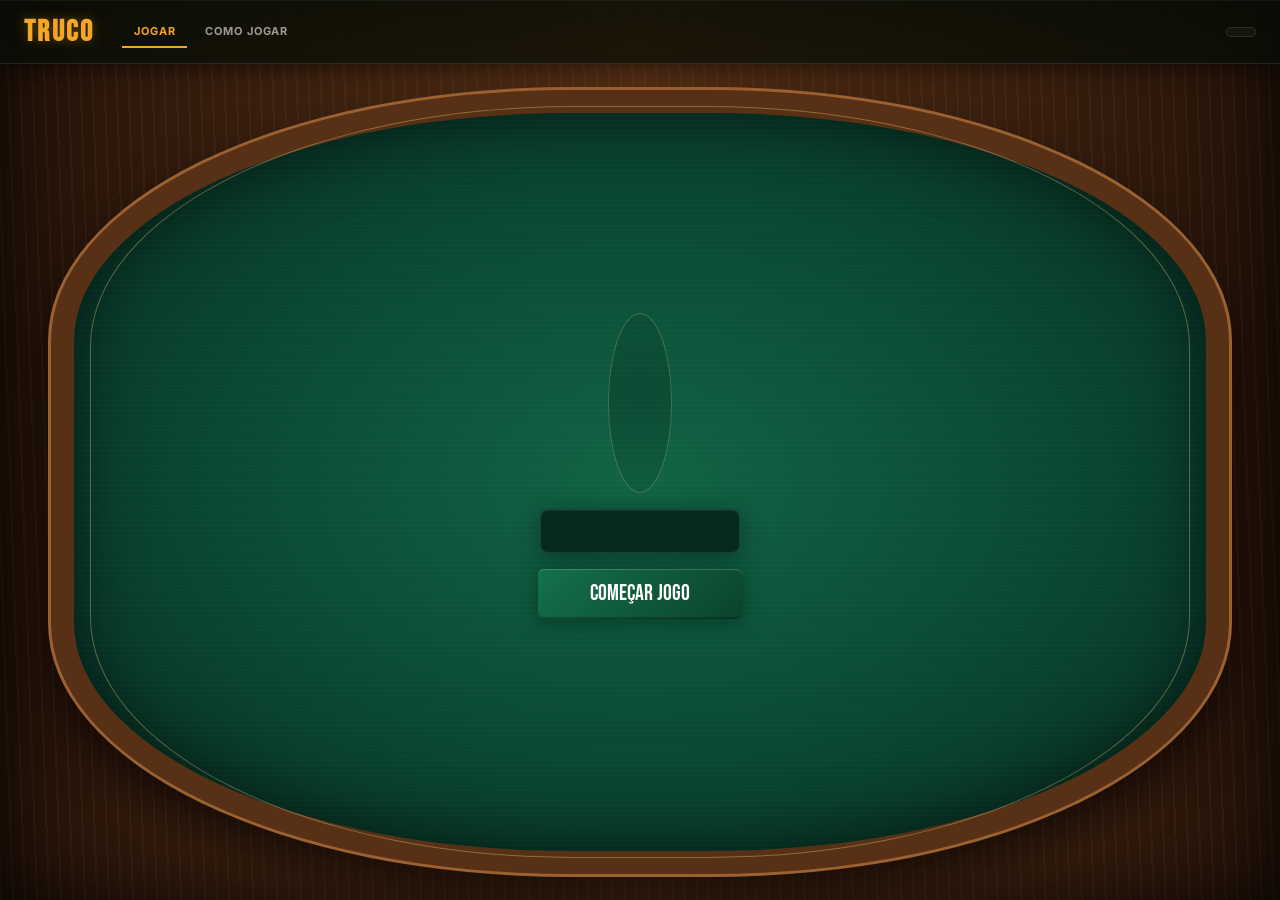
<file: index.html>
<!DOCTYPE html>
<html lang="pt-BR">
<head>
    <meta charset="UTF-8">
    <meta name="viewport" content="width=device-width, initial-scale=1.0">
    <link rel="stylesheet" href="./src/styles/cards.css?v=9">
    <title>Truco</title>
</head>
<body>

    <!-- Header fixo -->
    <header class="top-bar">
        <a class="brand" href="./index.html" aria-label="Truco Petrakiio - jogar">
            <h1 class="game-title">Truco</h1>
        </a>

        <nav class="main-nav" aria-label="Navegação principal">
            <a class="nav-link is-active" href="./index.html" aria-current="page">Jogar</a>
            <a class="nav-link" href="./regras.html">Como jogar</a>
        </nav>

        <div id="scoreboard"></div>
        <div id="round-info"></div>
    </header>

    <!-- Cartas da IA -->
    <section class="ia-cards"></section>

    <!-- Arena central -->
    <main id="game-container">

        <div id="arena"></div>

        <h2 id="result"></h2>

        <button id="btn_start">
            Começar Jogo
        </button>

    </main>

    <!-- Área do jogador -->
    <section class="player-area">
        <div class="player-cards"></div>
    </section>

    <script src="./src/script/view/renderGame.js?v=8" type="module"></script>

</body>
</html>
</file>
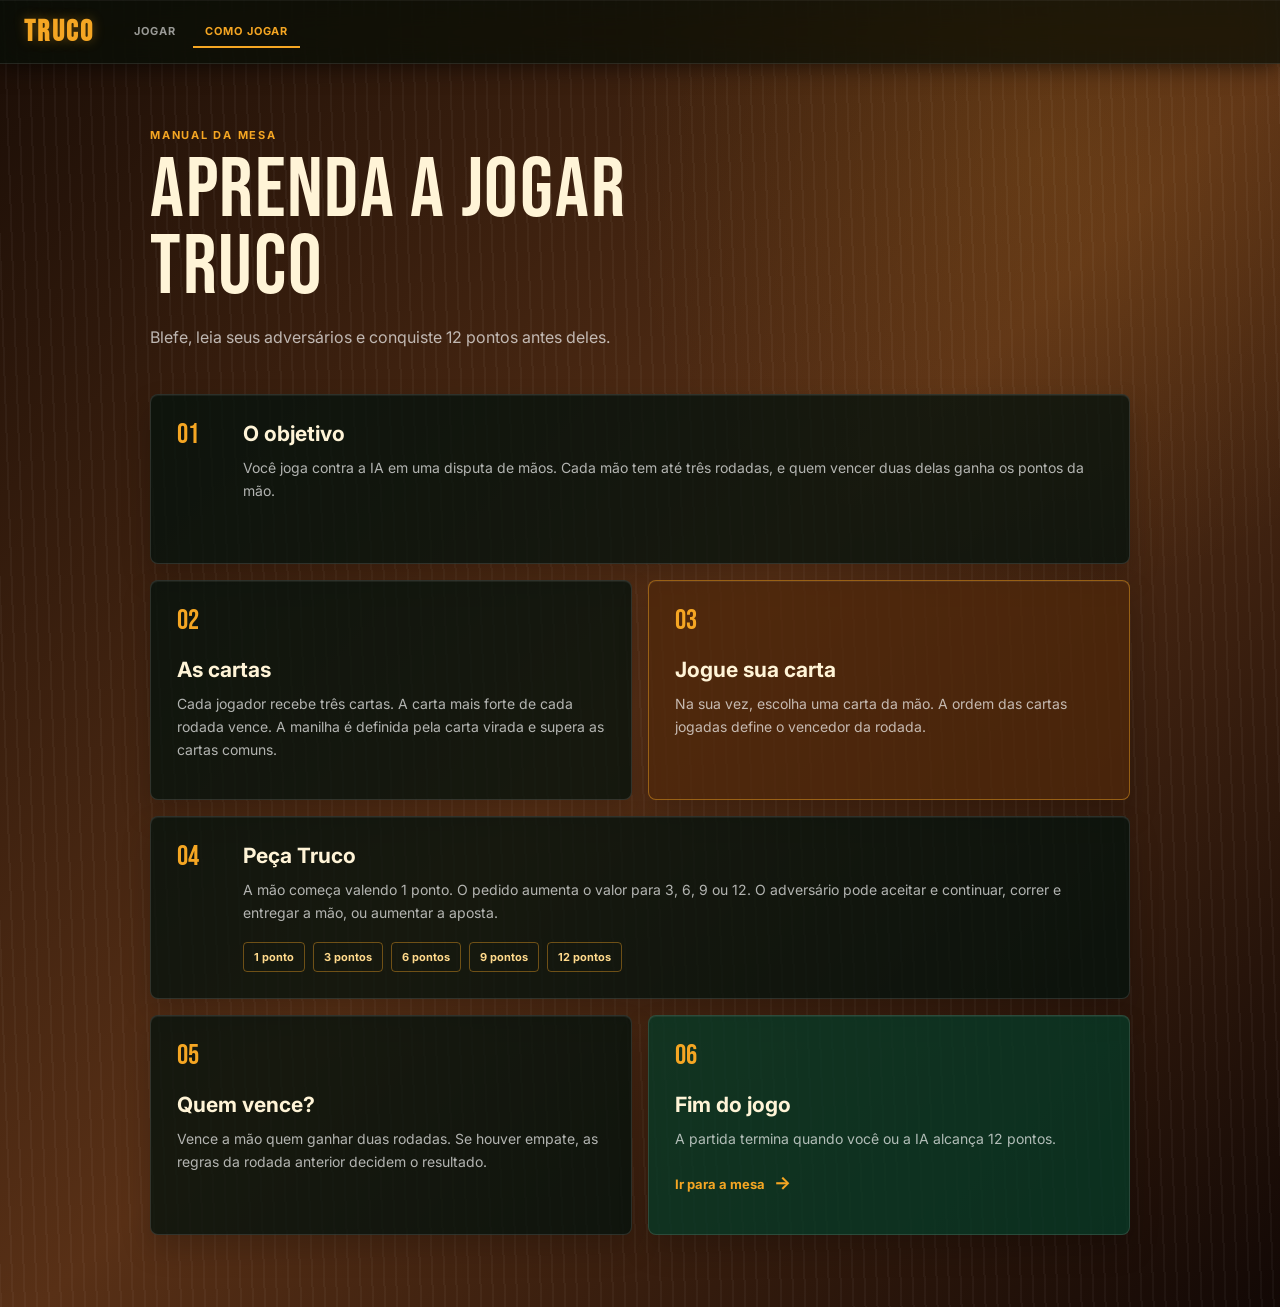
<file: regras.html>
<!DOCTYPE html>
<html lang="pt-BR">
<head>
    <meta charset="UTF-8">
    <meta name="viewport" content="width=device-width, initial-scale=1.0">
    <meta name="description" content="Aprenda as regras e o funcionamento do Truco."
    >
    <link rel="stylesheet" href="./src/styles/regras.css?v=1">
    <title>Como jogar | Truco</title>
</head>
<body>
    <header class="top-bar">
        <a class="brand" href="./index.html" aria-label="Truco Petrakiio - jogar">
            <h1 class="game-title">Truco</h1>
        </a>
        <nav class="main-nav" aria-label="Navegação principal">
            <a class="nav-link" href="./index.html">Jogar</a>
            <a class="nav-link is-active" href="./regras.html" aria-current="page">Como jogar</a>
        </nav>
    </header>

    <main class="rules-page">
        <header class="rules-intro">
            <p class="eyebrow">Manual da mesa</p>
            <h2>Aprenda a jogar Truco</h2>
            <p>Blefe, leia seus adversários e conquiste 12 pontos antes deles.</p>
        </header>

        <section class="rules-grid" aria-label="Regras do Truco">
            <article class="rule-card rule-card-wide">
                <span class="step-number">01</span>
                <div>
                    <h3>O objetivo</h3>
                    <p>Você joga contra a IA em uma disputa de mãos. Cada mão tem até três rodadas, e quem vencer duas delas ganha os pontos da mão.</p>
                </div>
            </article>

            <article class="rule-card">
                <span class="step-number">02</span>
                <h3>As cartas</h3>
                <p>Cada jogador recebe três cartas. A carta mais forte de cada rodada vence. A manilha é definida pela carta virada e supera as cartas comuns.</p>
            </article>

            <article class="rule-card accent-card">
                <span class="step-number">03</span>
                <h3>Jogue sua carta</h3>
                <p>Na sua vez, escolha uma carta da mão. A ordem das cartas jogadas define o vencedor da rodada.</p>
            </article>

            <article class="rule-card rule-card-wide">
                <span class="step-number">04</span>
                <div>
                    <h3>Peça Truco</h3>
                    <p>A mão começa valendo 1 ponto. O pedido aumenta o valor para 3, 6, 9 ou 12. O adversário pode aceitar e continuar, correr e entregar a mão, ou aumentar a aposta.</p>
                    <div class="value-list" aria-label="Valores da mão">
                        <span>1 ponto</span><span>3 pontos</span><span>6 pontos</span><span>9 pontos</span><span>12 pontos</span>
                    </div>
                </div>
            </article>

            <article class="rule-card">
                <span class="step-number">05</span>
                <h3>Quem vence?</h3>
                <p>Vence a mão quem ganhar duas rodadas. Se houver empate, as regras da rodada anterior decidem o resultado.</p>
            </article>

            <article class="rule-card finish-card">
                <span class="step-number">06</span>
                <h3>Fim do jogo</h3>
                <p>A partida termina quando você ou a IA alcança 12 pontos.</p>
                <a class="play-link" href="./index.html">Ir para a mesa <span aria-hidden="true">→</span></a>
            </article>
        </section>
    </main>
</body>
</html>
</file>
<file: src/styles/cards.css>
/* Importa as variáveis globais do projeto
   (cores, fontes, espaçamentos, tamanhos, etc.) */
@import url('./base/tokens.css?v=9');

/* Importa os estilos gerais da página
   (body, html, layout principal, etc.) */
@import url('./base/page.css?v=9');

/* Importa os estilos do cabeçalho (header) */
@import url('./components/header.css?v=9');

/* Importa os estilos dos cards */
@import url('./components/cards.css?v=9');

/* Importa os estilos da tabela/interface do jogo */
@import url('./components/game-table.css?v=9');

/* Importa os estilos dos botões */
@import url('./components/buttons.css?v=9');

/* Importa animações e transições do projeto */
@import url('./components/animations.css?v=9');

/* Importa regras de responsividade
   para celulares, tablets e telas menores */
@import url('./components/responsive.css?v=9');
</file>
<file: src/styles/regras.css>
@import url('./base/tokens.css?v=1');
@import url('./components/header.css?v=1');

*, *::before, *::after { box-sizing: border-box; }

body {
  min-height: 100dvh;
  margin: 0;
  padding: calc(var(--top-bar-h) + 64px) 24px 72px;
  color: var(--card-face);
  font-family: var(--font-body);
  background-color: var(--wood-dark);
  background-image:
    repeating-linear-gradient(88deg, rgba(255, 255, 255, 0.035) 0 2px, transparent 2px 12px),
    radial-gradient(circle at 82% 12%, rgba(245, 166, 35, 0.12), transparent 28%),
    linear-gradient(135deg, #1a0d06, var(--wood-mid) 52%, #120805);
}

.rules-page { width: min(980px, 100%); margin: 0 auto; }

.rules-intro { max-width: 650px; margin-bottom: 44px; }

.eyebrow {
  margin: 0 0 10px;
  color: var(--amber);
  font-size: 11px;
  font-weight: 700;
  letter-spacing: 0.16em;
  text-transform: uppercase;
}

.rules-intro h2 {
  margin: 0;
  color: #fff4d7;
  font-family: var(--font-display);
  font-size: clamp(48px, 8vw, 84px);
  font-weight: 400;
  line-height: 0.92;
  letter-spacing: 0.02em;
}

.rules-intro > p:last-child {
  max-width: 460px;
  margin: 18px 0 0;
  color: rgba(255, 255, 255, 0.68);
  font-size: 16px;
  line-height: 1.6;
}

.rules-grid { display: grid; grid-template-columns: repeat(2, 1fr); gap: 16px; }

.rule-card {
  min-height: 220px;
  padding: 26px;
  border: 1px solid rgba(255, 255, 255, 0.12);
  border-radius: 8px;
  background: rgba(5, 19, 13, 0.78);
  box-shadow: 0 14px 30px rgba(0, 0, 0, 0.2), 0 1px 0 rgba(255, 255, 255, 0.06) inset;
}

.rule-card-wide { grid-column: span 2; display: flex; gap: 24px; min-height: 170px; }
.accent-card { border-color: rgba(245, 166, 35, 0.45); background: rgba(78, 39, 11, 0.78); }
.finish-card { background: rgba(8, 55, 37, 0.82); }

.step-number { display: block; margin-bottom: 22px; color: var(--amber); font-family: var(--font-display); font-size: 28px; line-height: 1; }
.rule-card-wide .step-number { flex: 0 0 42px; }
.rule-card h3 { margin: 0 0 10px; color: #fff4d7; font-size: 21px; }
.rule-card p { margin: 0; color: rgba(255, 255, 255, 0.68); font-size: 14px; line-height: 1.65; }

.value-list { display: flex; flex-wrap: wrap; gap: 8px; margin-top: 18px; }
.value-list span { padding: 7px 10px; border: 1px solid rgba(245, 166, 35, 0.4); border-radius: 4px; color: #ffd98b; font-size: 11px; font-weight: 700; }
.play-link { display: inline-block; margin-top: 22px; color: var(--amber); font-size: 13px; font-weight: 700; text-decoration: none; }
.play-link span { margin-left: 6px; font-size: 18px; }

@media (max-width: 560px) {
  body { padding: calc(var(--top-bar-h) + 32px) 14px 48px; }
  .rules-intro { margin-bottom: 30px; }
  .rules-intro h2 { font-size: 54px; }
  .rules-grid { grid-template-columns: 1fr; }
  .rule-card, .rule-card-wide { grid-column: auto; min-height: 0; padding: 22px; }
  .rule-card-wide { display: block; }
}

@media (max-width: 380px) {
  body { padding-right: 10px; padding-left: 10px; }
  .rules-intro h2 { font-size: 46px; }
  .rules-intro > p:last-child { font-size: 14px; }
  .rule-card, .rule-card-wide { padding: 18px; }
  .rule-card h3 { font-size: 19px; }
  .rule-card p { font-size: 13px; }
  .value-list { gap: 6px; }
  .value-list span { padding: 6px 8px; }
}
</file>
